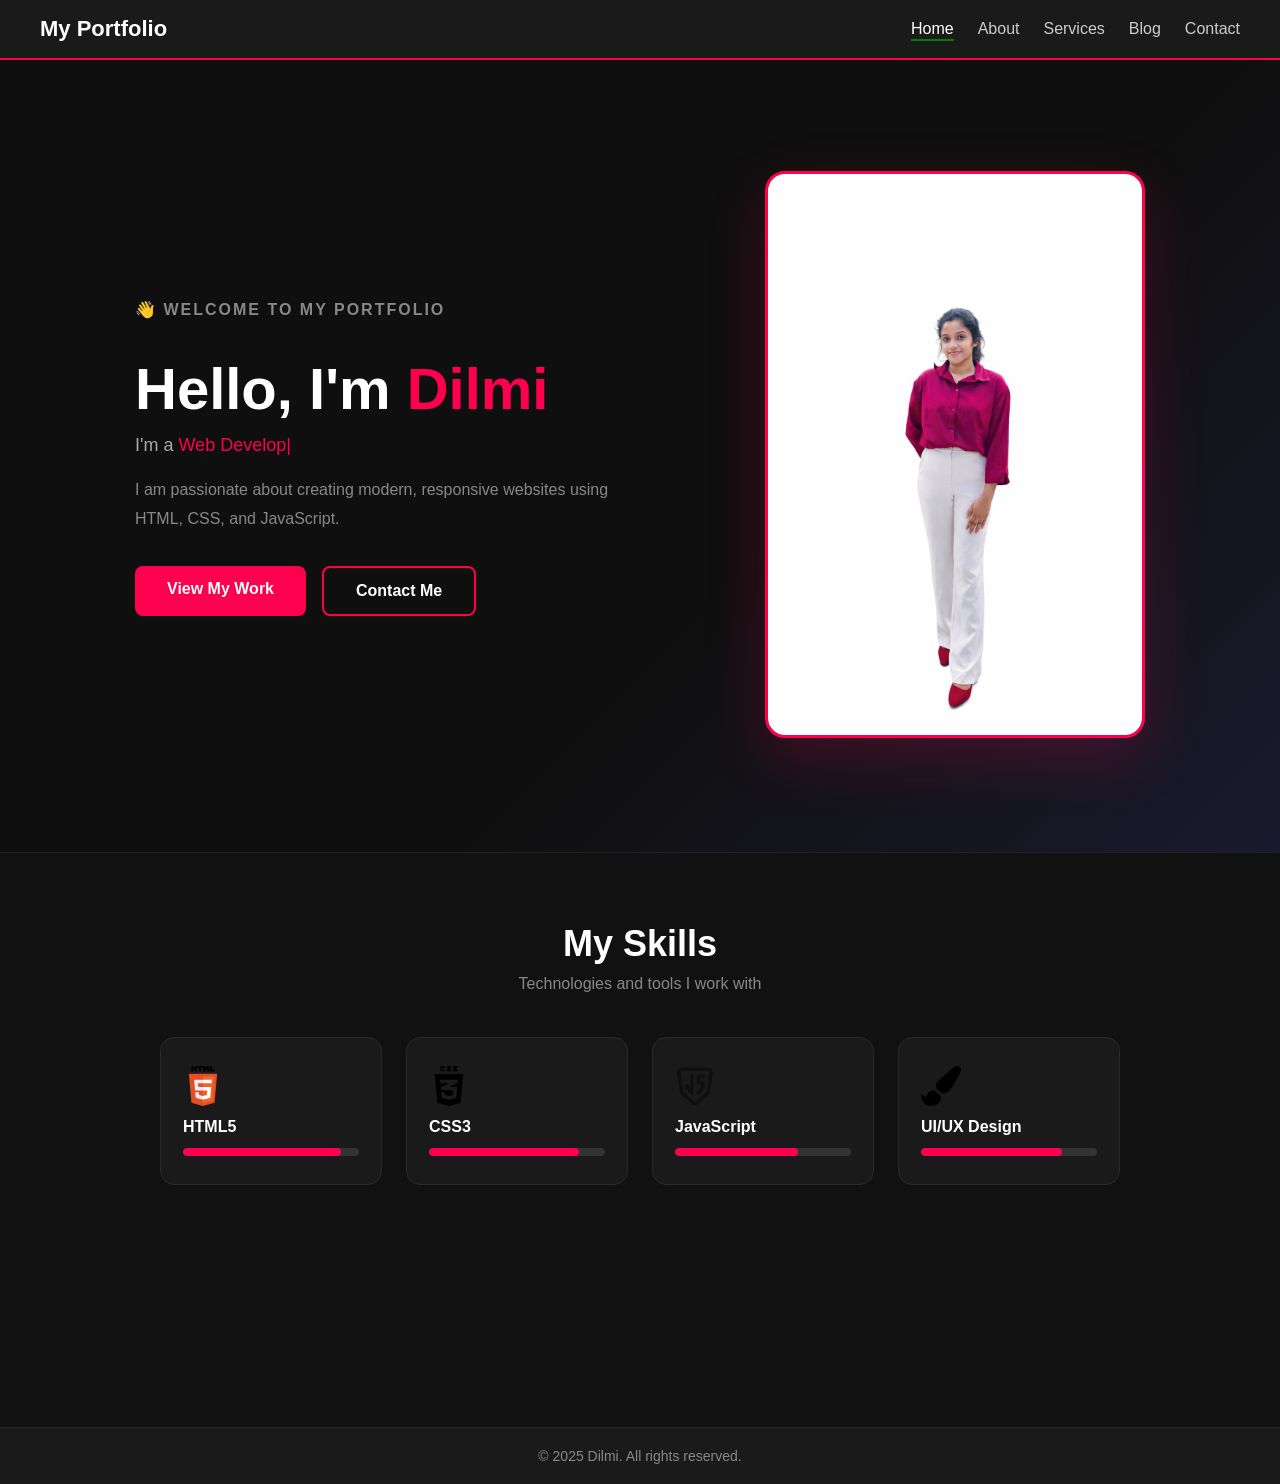
<file: index.html>
<!DOCTYPE html>
<html lang="en">
<head>
    <meta charset="UTF-8">
    <meta name="viewport" content="width=device-width, initial-scale=1.0">
    <title>Dilmi's Portfolio</title>
    <link rel="icon" href="images/D logo.jfif">
    <link rel="stylesheet" href=Home.css>
    <link rel="stylesheet" href="https://cdnjs.cloudflare.com/ajax/libs/font-awesome/6.5.0/css/all.min.css">
</head>
<body>
    <script src="index.js"></script>

<nav>
    <h2>My Portfolio</h2>
    <ul>
        <li><a href="index.html" class="active">Home</a></li>
        <li><a href="About.html" >About</a></li>
        <li><a href="Services.html" >Services</a></li>
        <li><a href="blog.html" >Blog</a></li>
        <li><a href="contact.html">Contact</a></li>
    </ul>
</nav>

<section class="home-container">
    <div class="home-text">
        <p class="home-label">👋 Welcome to my Portfolio</p>
        <h1>Hello, I'm <span>Dilmi</span></h1>

        <!-- TYPING ANIMATION -->
        <h2>I'm a <span id="typing-text" class="typing"></span><span class="cursor">|</span></h2>

        <p>I am passionate about creating modern, responsive websites using HTML, CSS, and JavaScript.</p>
        <div class="home-btns">
            <a href="blog.html" class="btn-primary">View My Work</a>
            <a href="contact.html" class="btn-secondary">Contact Me</a>
        </div>
    </div>
    <div class="home-image">
        <img src="images/myphoto.jpeg" alt="Dilmi's Photo">
    </div>
</section>

<section class="skills-section">
    <h2>My Skills</h2>
    <p class="skills-sub">Technologies and tools I work with</p>
    <div class="skills-grid">
        <div class="skill-item">
            <img src="images/html.svg" width="40px" alt="HTML">
            <span>HTML5</span>
            <div class="skill-bar"><div class="skill-fill" style="width:90%"></div></div>
        </div>
        <div class="skill-item">
            <img src="images/css.svg" width="40px" alt="CSS">
            <span>CSS3</span>
            <div class="skill-bar"><div class="skill-fill" style="width:85%"></div></div>
        </div>
        <div class="skill-item">
            <img src="images/js.svg" width="40px" alt="JavaScript">
            <span>JavaScript</span>
            <div class="skill-bar"><div class="skill-fill" style="width:70%"></div></div>
        </div>
        <div class="skill-item">
            <img src="images/paint brush.svg" width="40px" alt="UI/UX">
            <span>UI/UX Design</span>
            <div class="skill-bar"><div class="skill-fill" style="width:80%"></div></div>
        </div>
       
        <div class="skill-item">
            <img src="images/github.svg" width="40px" alt="GitHub">
            <span>GitHub</span>
            <div class="skill-bar"><div class="skill-fill" style="width:75%"></div></div>
        </div>
    </div>
</section>

<footer>
    <p>&copy; 2025 Dilmi. All rights reserved.</p>
</footer>





</body>
</html>
</file>
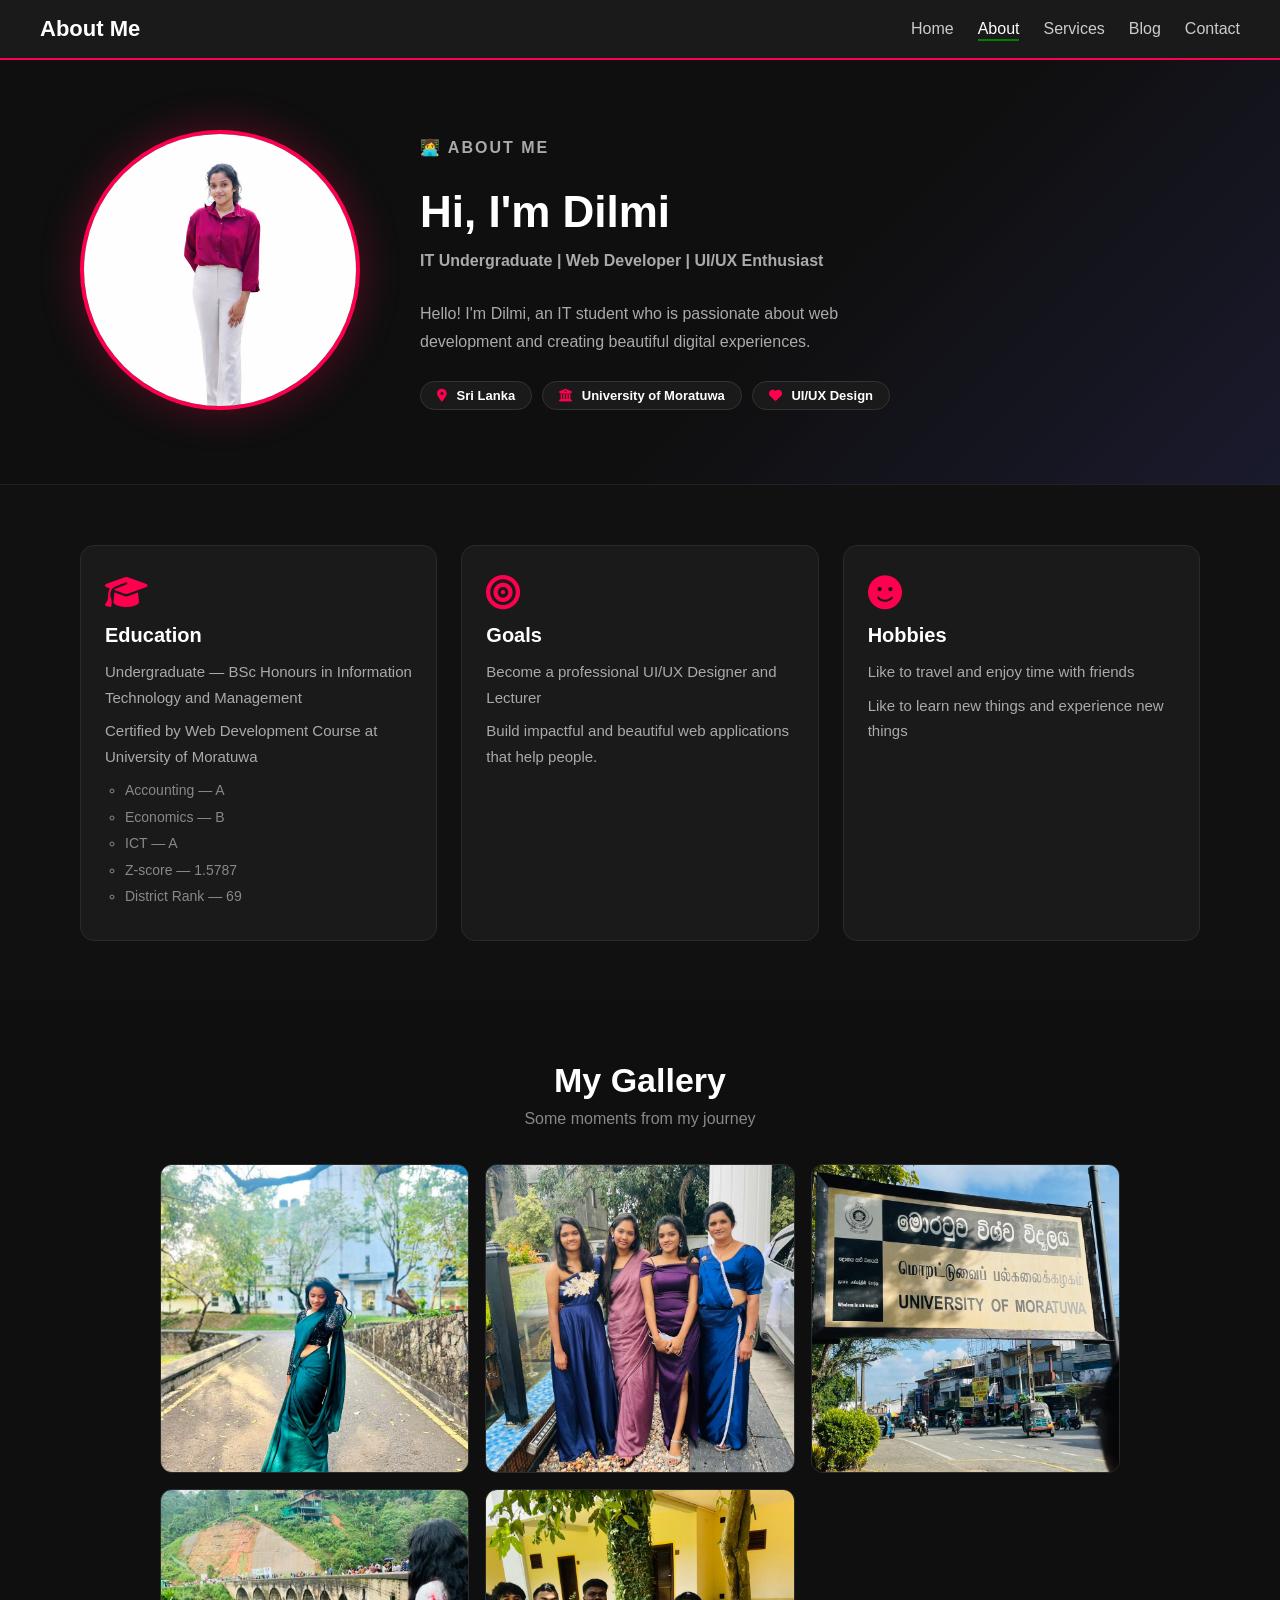
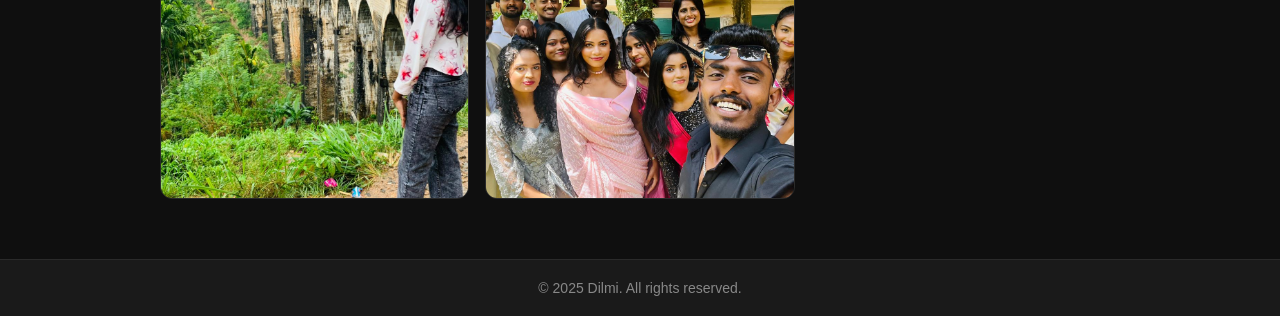
<file: About.html>
<!DOCTYPE html>
<html lang="en">
<head>
    <meta charset="UTF-8">
    <meta name="viewport" content="width=device-width, initial-scale=1.0">
    <title>About Me</title>
     <link rel="icon" href="images/D logo.jfif">
    <link rel="stylesheet" href="About.css">
    <link rel="stylesheet" href="https://cdnjs.cloudflare.com/ajax/libs/font-awesome/6.5.0/css/all.min.css">
</head>
<body>

<nav>
    <h2>About Me</h2>
    <ul>
        <li><a href="index.html" >Home</a></li>
        <li><a href="About.html" class="active">About</a></li>
        <li><a href="Services.html" >Services</a></li>
        <li><a href="blog.html" >Blog</a></li>
        <li><a href="contact.html" >Contact</a></li>
    </ul>
</nav>

<section class="about-hero">
    <div class="hero-photo">
        <img src="images/myphoto.jpeg" alt="Dilmi's Photo">
    </div>
    <div class="hero-text">
        <p class="hero-label">👩‍💻 About Me</p>
        <h1>Hi, I'm Dilmi</h1>
        <p class="tagline">IT Undergraduate | Web Developer | UI/UX Enthusiast</p>
        <p>Hello! I'm Dilmi, an IT student who is passionate about web development and creating beautiful digital experiences.</p>
        <div class="hero-badges">
            <span><i class="fas fa-map-marker-alt"></i> Sri Lanka</span>
            <span><i class="fas fa-university"></i> University of Moratuwa</span>
            <span><i class="fas fa-heart"></i> UI/UX Design</span>
        </div>
    </div>
</section>

<section class="about-info">
    <div class="info-card">
        <i class="fas fa-graduation-cap"></i>
        <h3>Education</h3>
        <p>Undergraduate — BSc Honours in Information Technology and Management</p>
        <p>Certified by Web Development Course at University of Moratuwa</p>
        <ul class="sub">
            <li>Accounting — A</li>
            <li>Economics — B</li>
            <li>ICT — A</li>
            <li>Z-score — 1.5787</li>
            <li>District Rank — 69</li>
        </ul>
    </div>
    <div class="info-card">
        <i class="fas fa-bullseye"></i>
        <h3>Goals</h3>
        <p>Become a professional UI/UX Designer and Lecturer</p>
        <p>Build impactful and beautiful web applications that help people.</p>
    </div>
    <div class="info-card">
        <i class="fas fa-smile"></i>
        <h3>Hobbies</h3>
        <p>Like to travel and enjoy time with friends</p>
        <p>Like to learn new things and experience new things</p>
    </div>
</section>

<section class="gallery-section">
    <h2>My Gallery</h2>
    <p class="gallery-sub">Some moments from my journey</p>
    <div class="gallery-grid">
        <div class="gallery-item">
            <img src="images/about.jpeg" alt="Photo 1">
            <div class="gallery-overlay"><span>About Me</span></div>
        </div>
        <div class="gallery-item">
            <img src="images/family.jpeg" alt="Photo 2">
            <div class="gallery-overlay"><span>Family</span></div>
        </div>
        <div class="gallery-item">
            <img src="images/uni.jpeg" alt="Photo 3">
            <div class="gallery-overlay"><span>University</span></div>
        </div>
        <div class="gallery-item">
            <img src="images/travel.jpeg" alt="Photo 4">
            <div class="gallery-overlay"><span>Travel</span></div>
        </div>
        <div class="gallery-item">
            <img src="images/friends.jpeg" alt="Photo 5">
            <div class="gallery-overlay"><span>Friends</span></div>
        </div>
        <div class="gallery-item">
            <img src="images/memo.jpeg" alt="Photo 6">
            <div class="gallery-overlay"><span>Memories</span></div>
        </div>
    </div>
</section>

<footer>
    <p>&copy; 2025 Dilmi. All rights reserved.</p>
</footer>


<script src="about.js"></script>
</body>
</html>
</file>
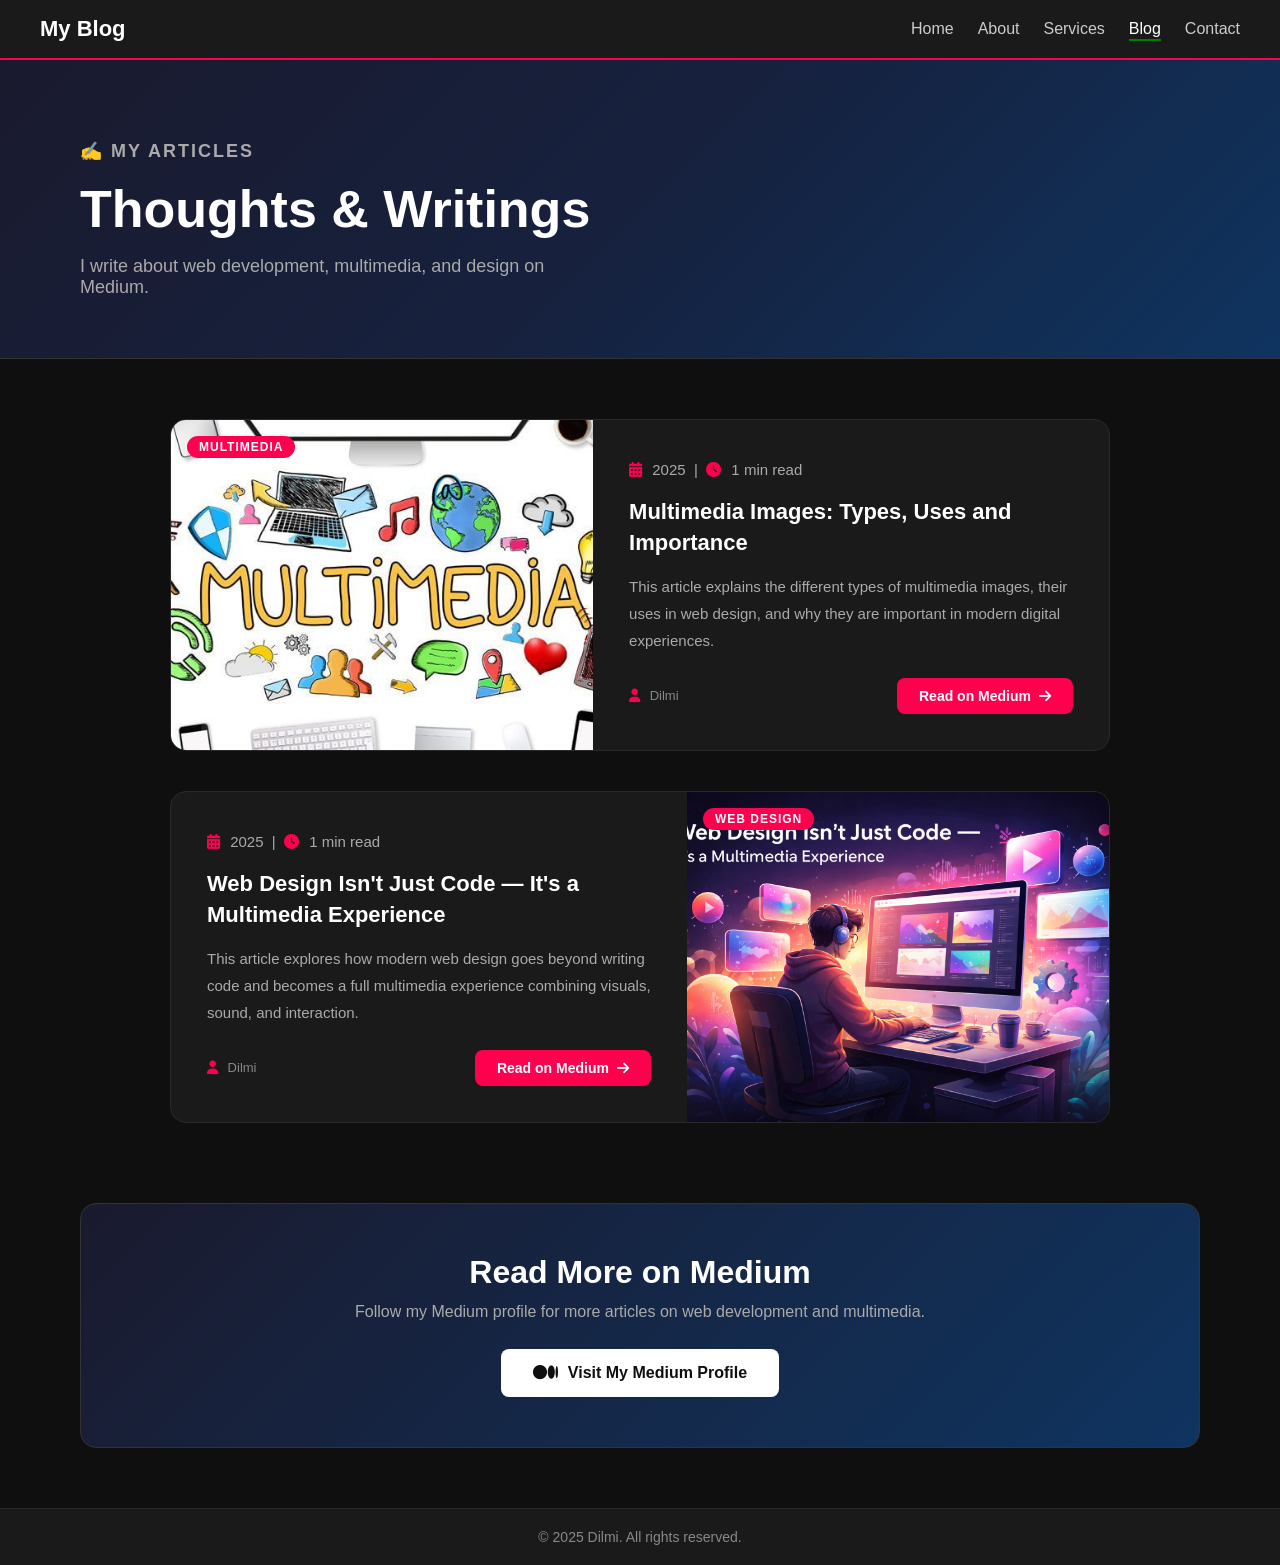
<file: blog.html>
<!DOCTYPE html>
<html lang="en">
<head>
    <meta charset="UTF-8">
    <meta name="viewport" content="width=device-width, initial-scale=1.0">
    <title>My Blog</title>
     <link rel="icon" href="images/D logo.jfif">
    <link rel="stylesheet" href="blog.css">
    <link rel="stylesheet" href="https://cdnjs.cloudflare.com/ajax/libs/font-awesome/6.5.0/css/all.min.css">
</head>
<body>

<nav>
    <h2>My Blog</h2>
    <ul>
        <li><a href="index.html" >Home</a></li>
        <li><a href="About.html" >About</a></li>
        <li><a href="Services.html" >Services</a></li>
        <li><a href="blog.html" class="active">Blog</a></li>
        <li><a href="contact.html" >Contact</a></li>
    </ul>
</nav>

<!-- HERO BANNER -->
<section class="blog-hero">
    <div class="blog-hero-text">
        <p class="blog-label">✍️ My Articles</p>
        <h1>Thoughts & Writings</h1>
        <p>I write about web development, multimedia, and design on Medium.</p>
    </div>
</section>

<!-- BLOG ARTICLES -->
<section class="blog-section">

    <!-- Article 1 -->
    <div class="blog-card">
        <div class="blog-image">
            <img src="images/blog.jfif" alt="Multimedia Images Article">
            <span class="blog-tag">Multimedia</span>
        </div>
        <div class="blog-content">
            <p class="blog-date"><i class="fas fa-calendar-alt"></i> 2025</p>
            <h2>Multimedia Images: Types, Uses and Importance</h2>
            <p>This article explains the different types of multimedia images, their uses in web design, and why they are important in modern digital experiences.</p>
            <div class="blog-footer">
                <span><i class="fas fa-user"></i> Dilmi</span>
                <a href="https://medium.com/@dilmisadeepa81" target="_blank" class="read-btn">
                    Read on Medium <i class="fas fa-arrow-right"></i>
                </a>
            </div>
        </div>
    </div>

    <!-- Article 2 -->
    <div class="blog-card reverse">
        <div class="blog-image">
            <img src="images/blog2.png" alt="Web Design Article">
            <span class="blog-tag">Web Design</span>
        </div>
        <div class="blog-content">
            <p class="blog-date"><i class="fas fa-calendar-alt"></i> 2025</p>
            <h2>Web Design Isn't Just Code — It's a Multimedia Experience</h2>
            <p>This article explores how modern web design goes beyond writing code and becomes a full multimedia experience combining visuals, sound, and interaction.</p>
            <div class="blog-footer">
                <span><i class="fas fa-user"></i> Dilmi</span>
                <a href="https://medium.com/@dilmisadeepa81" target="_blank" class="read-btn">
                    Read on Medium <i class="fas fa-arrow-right"></i>
                </a>
            </div>
        </div>
    </div>

</section>

<!-- MEDIUM PROFILE BANNER -->
<section class="medium-banner">
    <div class="medium-banner-text">
        <h2>Read More on Medium</h2>
        <p>Follow my Medium profile for more articles on web development and multimedia.</p>
        <a href="https://medium.com/@dilmisadeepa81" target="_blank" class="medium-btn">
            <i class="fab fa-medium"></i> Visit My Medium Profile
        </a>
    </div>
</section>

<footer>
    <p>&copy; 2025 Dilmi. All rights reserved.</p>
</footer>


<script src="blog.js"></script>
</body>
</html>
</file>
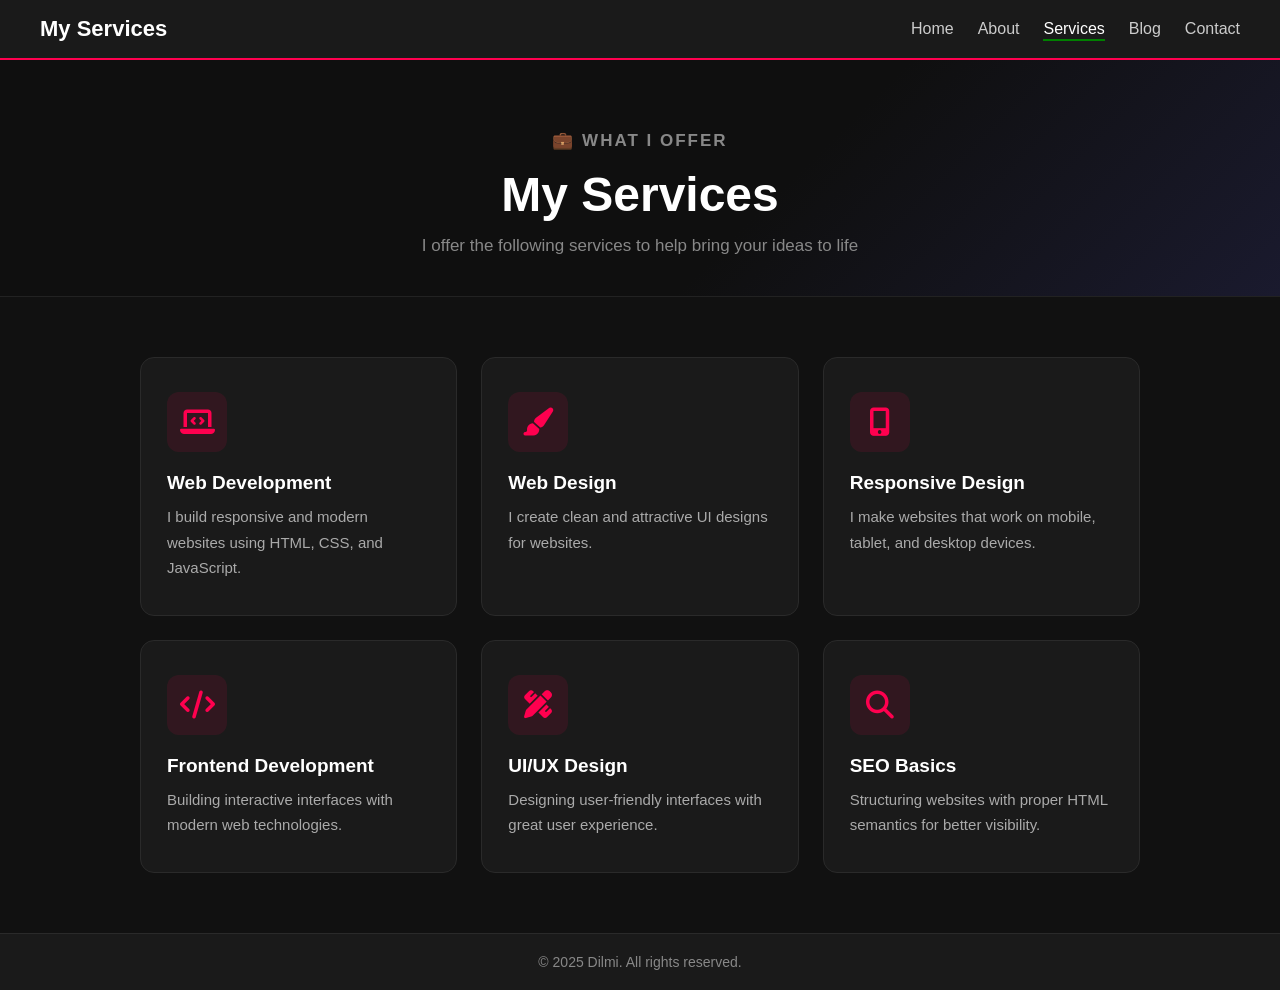
<file: Services.html>
<!DOCTYPE html>
<html lang="en">
<head>
    <meta charset="UTF-8">
    <meta name="viewport" content="width=device-width, initial-scale=1.0">
    <title>Services</title>
     <link rel="icon" href="images/D logo.jfif">
    <link rel="stylesheet" href="Services.css">
    <link rel="stylesheet" href="https://cdnjs.cloudflare.com/ajax/libs/font-awesome/6.5.0/css/all.min.css">
</head>
<body>

<nav>
    <h2>My Services</h2>
    <ul>
        <li><a href="index.html">Home</a></li>
        <li><a href="About.html" >About</a></li>
        <li><a href="Services.html" class="active">Services</a></li>
        <li><a href="blog.html" >Blog</a></li>
        <li><a href="contact.html">Contact</a></li>
    </ul>
</nav>

<section class="services-hero">
    <p class="services-label">💼 What I Offer</p>
    <h1>My Services</h1>
    <p>I offer the following services to help bring your ideas to life</p>
</section>

<section class="services-container">
    <div class="services-grid">
        <div class="service-card">
            <div class="service-icon"><i class="fas fa-laptop-code"></i></div>
            <h3>Web Development</h3>
            <p>I build responsive and modern websites using HTML, CSS, and JavaScript.</p>
        </div>
        <div class="service-card">
            <div class="service-icon"><i class="fas fa-paint-brush"></i></div>
            <h3>Web Design</h3>
            <p>I create clean and attractive UI designs for websites.</p>
        </div>
        <div class="service-card">
            <div class="service-icon"><i class="fas fa-mobile-alt"></i></div>
            <h3>Responsive Design</h3>
            <p>I make websites that work on mobile, tablet, and desktop devices.</p>
        </div>
        <div class="service-card">
            <div class="service-icon"><i class="fas fa-code"></i></div>
            <h3>Frontend Development</h3>
            <p>Building interactive interfaces with modern web technologies.</p>
        </div>
        <div class="service-card">
            <div class="service-icon"><i class="fas fa-pencil-ruler"></i></div>
            <h3>UI/UX Design</h3>
            <p>Designing user-friendly interfaces with great user experience.</p>
        </div>
        <div class="service-card">
            <div class="service-icon"><i class="fas fa-search"></i></div>
            <h3>SEO Basics</h3>
            <p>Structuring websites with proper HTML semantics for better visibility.</p>
        </div>
    </div>
</section>

<footer>
    <p>&copy; 2025 Dilmi. All rights reserved.</p>
</footer>


<script src="services.js"></script>
</body>
</html>
</file>
<file: About.css>
/* ===== GLOBAL ===== */
* { box-sizing: border-box; margin: 0; padding: 0; }

body {
    font-family: Arial, sans-serif;
    background: #0f0f0f;
    color: white;
}

/* ===== NAV ===== */
nav {
    background: #1a1a1a;
    display: flex;
    justify-content: space-between;
    align-items: center;
    padding: 16px 40px;
    flex-wrap: wrap;
    border-bottom: 2px solid #ff004f;
}

nav h2 { color: white; font-size: 22px; }

nav ul { display: flex; list-style: none; gap: 24px; }

nav ul li a {
    color: #ccc;
    text-decoration: none;
    font-size: 16px;
    position: relative;
    padding-bottom: 4px;
    transition: color 0.3s;
}

nav ul li a:hover { color: white; }

nav ul li a::after {
    content: '';
    width: 0;
    height: 2px;
    background: #ff004f;
    position: absolute;
    left: 0;
    bottom: 0;
    transition: 0.4s;
}

nav ul li a:hover::after {
    width: 100%;
}

nav ul li a.active::after {
    width: 100%;
    background:green;
}

nav ul li a.active {
    color: white;
    
}

/* ===== HERO ===== */
.about-hero {
    display: flex;
    align-items: center;
    gap: 60px;
    padding: 70px 80px;
    background: linear-gradient(135deg, #0f0f0f 60%, #1a1a2e);
    border-bottom: 1px solid #222;
}

.hero-photo img {
    width: 280px;
    height: 280px;
    object-fit: cover;
    border-radius: 50%;
    border: 4px solid #ff004f;
    box-shadow: 0 0 40px rgba(255,0,79,0.3);
}

.hero-label {
    color: #ff004f;
    font-size: 13px;
    font-weight: bold;
    letter-spacing: 2px;
    text-transform: uppercase;
    margin-bottom: 14px;
}

.hero-text h1 {
    font-size: 44px;
    color: white;
    margin-bottom: 10px;
}

.tagline {
    color: #ff004f;
    font-size: 16px;
    font-weight: bold;
    margin-bottom: 16px;
}

.hero-text p {
    font-size: 16px;
    color: #aaa;
    line-height: 1.8;
    margin-bottom: 24px;
    max-width: 480px;
}

.hero-badges {
    display: flex;
    flex-wrap: wrap;
    gap: 10px;
}

.hero-badges span {
    background: #1a1a1a;
    color: white;
    padding: 6px 16px;
    border-radius: 20px;
    font-size: 13px;
    font-weight: bold;
    border: 1px solid #333;
}

.hero-badges span i { margin-right: 6px; color: #ff004f; }

/* ===== INFO CARDS ===== */
.about-info {
    display: grid;
    grid-template-columns: repeat(auto-fit, minmax(260px, 1fr));
    gap: 24px;
    padding: 60px 80px;
    background: #111;
}

.info-card {
    background: #1a1a1a;
    border: 1px solid #2a2a2a;
    border-radius: 14px;
    padding: 30px 24px;
    transition: transform 0.3s, border-color 0.3s;
}

.info-card:hover {
    transform: translateY(-6px);
    border-color: #ff004f;
}

.info-card i {
    font-size: 34px;
    color: #ff004f;
    margin-bottom: 14px;
    display: block;
}

.info-card h3 {
    font-size: 20px;
    color: white;
    margin-bottom: 12px;
}

.info-card p {
    font-size: 15px;
    color: #aaa;
    line-height: 1.7;
    margin-bottom: 8px;
}

.sub {
    list-style: circle;
    padding-left: 20px;
    font-size: 14px;
    color: #888;
    line-height: 1.9;
    margin-top: 8px;
}

/* ===== GALLERY ===== */
.gallery-section {
    padding: 60px 80px;
    text-align: center;
    background: #0f0f0f;
}

.gallery-section h2 {
    font-size: 34px;
    color: white;
    margin-bottom: 10px;
}

.gallery-sub {
    color: #888;
    font-size: 16px;
    margin-bottom: 36px;
}

.gallery-grid {
    display: grid;
    grid-template-columns: repeat(3, 1fr);
    gap: 16px;
    max-width: 960px;
    margin: 0 auto;
}

.gallery-item {
    position: relative;
    border-radius: 12px;
    overflow: hidden;
    aspect-ratio: 1 / 1;
    cursor: pointer;
    border: 1px solid #2a2a2a;
}

.gallery-item img {
    width: 100%;
    height: 100%;
    object-fit: cover;
    transition: transform 0.4s;
}

.gallery-item:hover img { transform: scale(1.08); }

.gallery-overlay {
    position: absolute;
    bottom: 0;
    left: 0;
    right: 0;
    background: rgba(255, 0, 79, 0.85);
    color: white;
    text-align: center;
    padding: 12px;
    font-size: 14px;
    font-weight: bold;
    transform: translateY(100%);
    transition: transform 0.3s;
}

.gallery-item:hover .gallery-overlay { transform: translateY(0); }

/* ===== FOOTER ===== */
footer {
    background: #1a1a1a;
    color: #888;
    text-align: center;
    padding: 20px;
    font-size: 14px;
    border-top: 1px solid #2a2a2a;
}

/* ===== RESPONSIVE ===== */
@media (max-width: 768px) {
    nav { flex-direction: column; gap: 12px; padding: 16px 20px; }
    nav ul { flex-wrap: wrap; justify-content: center; gap: 12px; }

    .about-hero { flex-direction: column; text-align: center; padding: 40px 20px; }
    .hero-photo img { width: 200px; height: 200px; }
    .hero-badges { justify-content: center; }
    .hero-text p { margin: 0 auto 20px; }

    .about-info { padding: 30px 20px; }
    .gallery-section { padding: 30px 16px; }
    .gallery-grid { grid-template-columns: repeat(2, 1fr); }
}

@media (max-width: 480px) {
    .gallery-grid { grid-template-columns: 1fr; }
}
</file>
<file: blog.css>
/* ===== GLOBAL ===== */
* { box-sizing: border-box; margin: 0; padding: 0; }

body {
    font-family: Arial, sans-serif;
    background: #0f0f0f;
    color: white;
}

/* ===== NAV ===== */
nav {
    background: #1a1a1a;
    display: flex;
    justify-content: space-between;
    align-items: center;
    padding: 16px 40px;
    flex-wrap: wrap;
    border-bottom: 2px solid #ff004f;
}

nav h2 {
    color: white;
    font-size: 22px;
}

nav ul {
    display: flex;
    list-style: none;
    gap: 24px;
}

nav ul li a {
    color: #ccc;
    text-decoration: none;
    font-size: 16px;
    position: relative;
    padding-bottom: 4px;
    transition: color 0.3s;
}

nav ul li a:hover { color: white; }

nav ul li a::after {
    content: '';
    width: 0;
    height: 2px;
    background: #ff004f;
    position: absolute;
    left: 0;
    bottom: 0;
    transition: 0.4s;
}

nav ul li a:hover::after {
    width: 100%;
}

nav ul li a.active::after {
    width: 100%;
    background:green;
}

nav ul li a.active {
    color: white;
    
}

/* ===== HERO BANNER ===== */
.blog-hero {
    background: linear-gradient(135deg, #1a1a2e, #16213e, #0f3460);
    padding: 80px 80px 60px;
    border-bottom: 1px solid #333;
}

.blog-label {
    color: #ff004f;
    font-size: 14px;
    font-weight: bold;
    letter-spacing: 2px;
    text-transform: uppercase;
    margin-bottom: 16px;
}

.blog-hero-text h1 {
    font-size: 52px;
    color: white;
    margin-bottom: 16px;
    line-height: 1.2;
}

.blog-hero-text p {
    font-size: 18px;
    color: #aaa;
    max-width: 500px;
}

/* ===== BLOG SECTION ===== */
.blog-section {
    padding: 60px 80px;
    display: flex;
    flex-direction: column;
    gap: 40px;
    max-width: 1100px;
    margin: 0 auto;
}

/* ===== BLOG CARD ===== */
.blog-card {
    display: flex;
    align-items: stretch;
    background: #1a1a1a;
    border-radius: 16px;
    overflow: hidden;
    border: 1px solid #2a2a2a;
    transition: transform 0.3s, border-color 0.3s;
}

.blog-card:hover {
    transform: translateY(-6px);
    border-color: #ff004f;
}

/* Reverse layout for article 2 */
.blog-card.reverse {
    flex-direction: row-reverse;
}

/* ===== BLOG IMAGE ===== */
.blog-image {
    position: relative;
    width: 45%;
    flex-shrink: 0;
    overflow: hidden;
}

.blog-image img {
    width: 100%;
    height: 100%;
    object-fit: cover;
    transition: transform 0.4s;
}

.blog-card:hover .blog-image img {
    transform: scale(1.05);
}

.blog-tag {
    position: absolute;
    top: 16px;
    left: 16px;
    background: #ff004f;
    color: white;
    font-size: 12px;
    font-weight: bold;
    padding: 4px 12px;
    border-radius: 20px;
    text-transform: uppercase;
    letter-spacing: 1px;
}

/* ===== BLOG CONTENT ===== */
.blog-content {
    flex: 1;
    padding: 36px 36px;
    display: flex;
    flex-direction: column;
    justify-content: center;
    gap: 14px;
}

.blog-date {
    color: #888;
    font-size: 13px;
}

.blog-date i { margin-right: 6px; color: #ff004f; }

.blog-content h2 {
    font-size: 22px;
    color: white;
    line-height: 1.4;
}

.blog-content p {
    font-size: 15px;
    color: #aaa;
    line-height: 1.8;
}

.blog-footer {
    display: flex;
    align-items: center;
    justify-content: space-between;
    margin-top: 10px;
    flex-wrap: wrap;
    gap: 10px;
}

.blog-footer span {
    color: #888;
    font-size: 13px;
}

.blog-footer span i { margin-right: 6px; color: #ff004f; }

/* ===== READ BUTTON ===== */
.read-btn {
    display: inline-flex;
    align-items: center;
    gap: 8px;
    padding: 10px 22px;
    background: #ff004f;
    color: white;
    text-decoration: none;
    border-radius: 8px;
    font-size: 14px;
    font-weight: bold;
    transition: 0.3s;
}

.read-btn:hover {
    background: white;
    color: #ff004f;
}

/* ===== MEDIUM BANNER ===== */
.medium-banner {
    background: linear-gradient(135deg, #1a1a2e, #0f3460);
    margin: 20px 80px 60px;
    border-radius: 16px;
    padding: 50px 60px;
    text-align: center;
    border: 1px solid #333;
}

.medium-banner h2 {
    font-size: 32px;
    color: white;
    margin-bottom: 12px;
}

.medium-banner p {
    color: #aaa;
    font-size: 16px;
    margin-bottom: 28px;
}

.medium-btn {
    display: inline-flex;
    align-items: center;
    gap: 10px;
    padding: 14px 32px;
    background: white;
    color: #0f0f0f;
    text-decoration: none;
    border-radius: 8px;
    font-size: 16px;
    font-weight: bold;
    transition: 0.3s;
}

.medium-btn i { font-size: 20px; }

.medium-btn:hover {
    background: #ff004f;
    color: white;
}

/* ===== FOOTER ===== */
footer {
    background: #1a1a1a;
    color: #888;
    text-align: center;
    padding: 20px;
    font-size: 14px;
    border-top: 1px solid #2a2a2a;
}

/* ===== RESPONSIVE ===== */
@media (max-width: 768px) {
    nav { flex-direction: column; gap: 12px; padding: 16px 20px; }
    nav ul { flex-wrap: wrap; justify-content: center; gap: 12px; }

    .blog-hero { padding: 40px 20px; }
    .blog-hero-text h1 { font-size: 32px; }

    .blog-section { padding: 30px 20px; }

    .blog-card,
    .blog-card.reverse {
        flex-direction: column;
    }

    .blog-image { width: 100%; height: 220px; }

    .blog-content { padding: 24px 20px; }

    .medium-banner { margin: 20px; padding: 30px 24px; }
    .medium-banner h2 { font-size: 24px; }
}
</file>
<file: Services.css>
/* ===== GLOBAL ===== */
* { box-sizing: border-box; margin: 0; padding: 0; }

body {
    font-family: Arial, sans-serif;
    background: #0f0f0f;
    color: white;
}

/* ===== NAV ===== */
nav {
    background: #1a1a1a;
    display: flex;
    justify-content: space-between;
    align-items: center;
    padding: 16px 40px;
    flex-wrap: wrap;
    border-bottom: 2px solid #ff004f;
}

nav h2 { color: white; font-size: 22px; }
nav ul { display: flex; list-style: none; gap: 24px; }

nav ul li a {
    color: #ccc;
    text-decoration: none;
    font-size: 16px;
    position: relative;
    padding-bottom: 4px;
    transition: color 0.3s;
}

nav ul li a:hover { color: white; }

nav ul li a::after {
    content: '';
    width: 0;
    height: 2px;
    background: #ff004f;
    position: absolute;
    left: 0;
    bottom: 0;
    transition: 0.4s;
}

nav ul li a:hover::after {
    width: 100%;
}

nav ul li a.active::after {
    width: 100%;
    background:green;
}

nav ul li a.active {
    color: white;
    
}

/* ===== HERO ===== */
.services-hero {
    text-align: center;
    padding: 70px 40px 40px;
    background: linear-gradient(135deg, #0f0f0f 60%, #1a1a2e);
    border-bottom: 1px solid #222;
}

.services-label {
    color: #ff004f;
    font-size: 13px;
    font-weight: bold;
    letter-spacing: 2px;
    text-transform: uppercase;
    margin-bottom: 16px;
}

.services-hero h1 {
    font-size: 48px;
    color: white;
    margin-bottom: 14px;
}

.services-hero p {
    color: #888;
    font-size: 17px;
}

/* ===== SERVICES CONTAINER ===== */
.services-container {
    padding: 60px 80px;
    background: #111;
}

/* ===== GRID ===== */
.services-grid {
    display: grid;
    grid-template-columns: repeat(auto-fit, minmax(260px, 1fr));
    gap: 24px;
    max-width: 1000px;
    margin: 0 auto;
}

/* ===== CARDS ===== */
.service-card {
    background: #1a1a1a;
    border: 1px solid #2a2a2a;
    border-radius: 14px;
    padding: 34px 26px;
    transition: transform 0.3s, border-color 0.3s;
}

.service-card:hover {
    transform: translateY(-8px);
    border-color: #ff004f;
}

.service-icon {
    width: 60px;
    height: 60px;
    background: rgba(255, 0, 79, 0.1);
    border-radius: 12px;
    display: flex;
    align-items: center;
    justify-content: center;
    margin-bottom: 20px;
}

.service-icon i {
    font-size: 28px;
    color: #ff004f;
}

.service-card h3 {
    font-size: 19px;
    color: white;
    margin-bottom: 10px;
}

.service-card p {
    color: #aaa;
    font-size: 15px;
    line-height: 1.7;
}

/* ===== FOOTER ===== */
footer {
    background: #1a1a1a;
    color: #888;
    text-align: center;
    padding: 20px;
    font-size: 14px;
    border-top: 1px solid #2a2a2a;
}

/* ===== RESPONSIVE ===== */
@media (max-width: 768px) {
    nav { flex-direction: column; gap: 12px; padding: 16px 20px; }
    nav ul { flex-wrap: wrap; justify-content: center; gap: 12px; }
    .services-hero { padding: 40px 20px 30px; }
    .services-hero h1 { font-size: 32px; }
    .services-container { padding: 30px 20px; }
}
</file>
